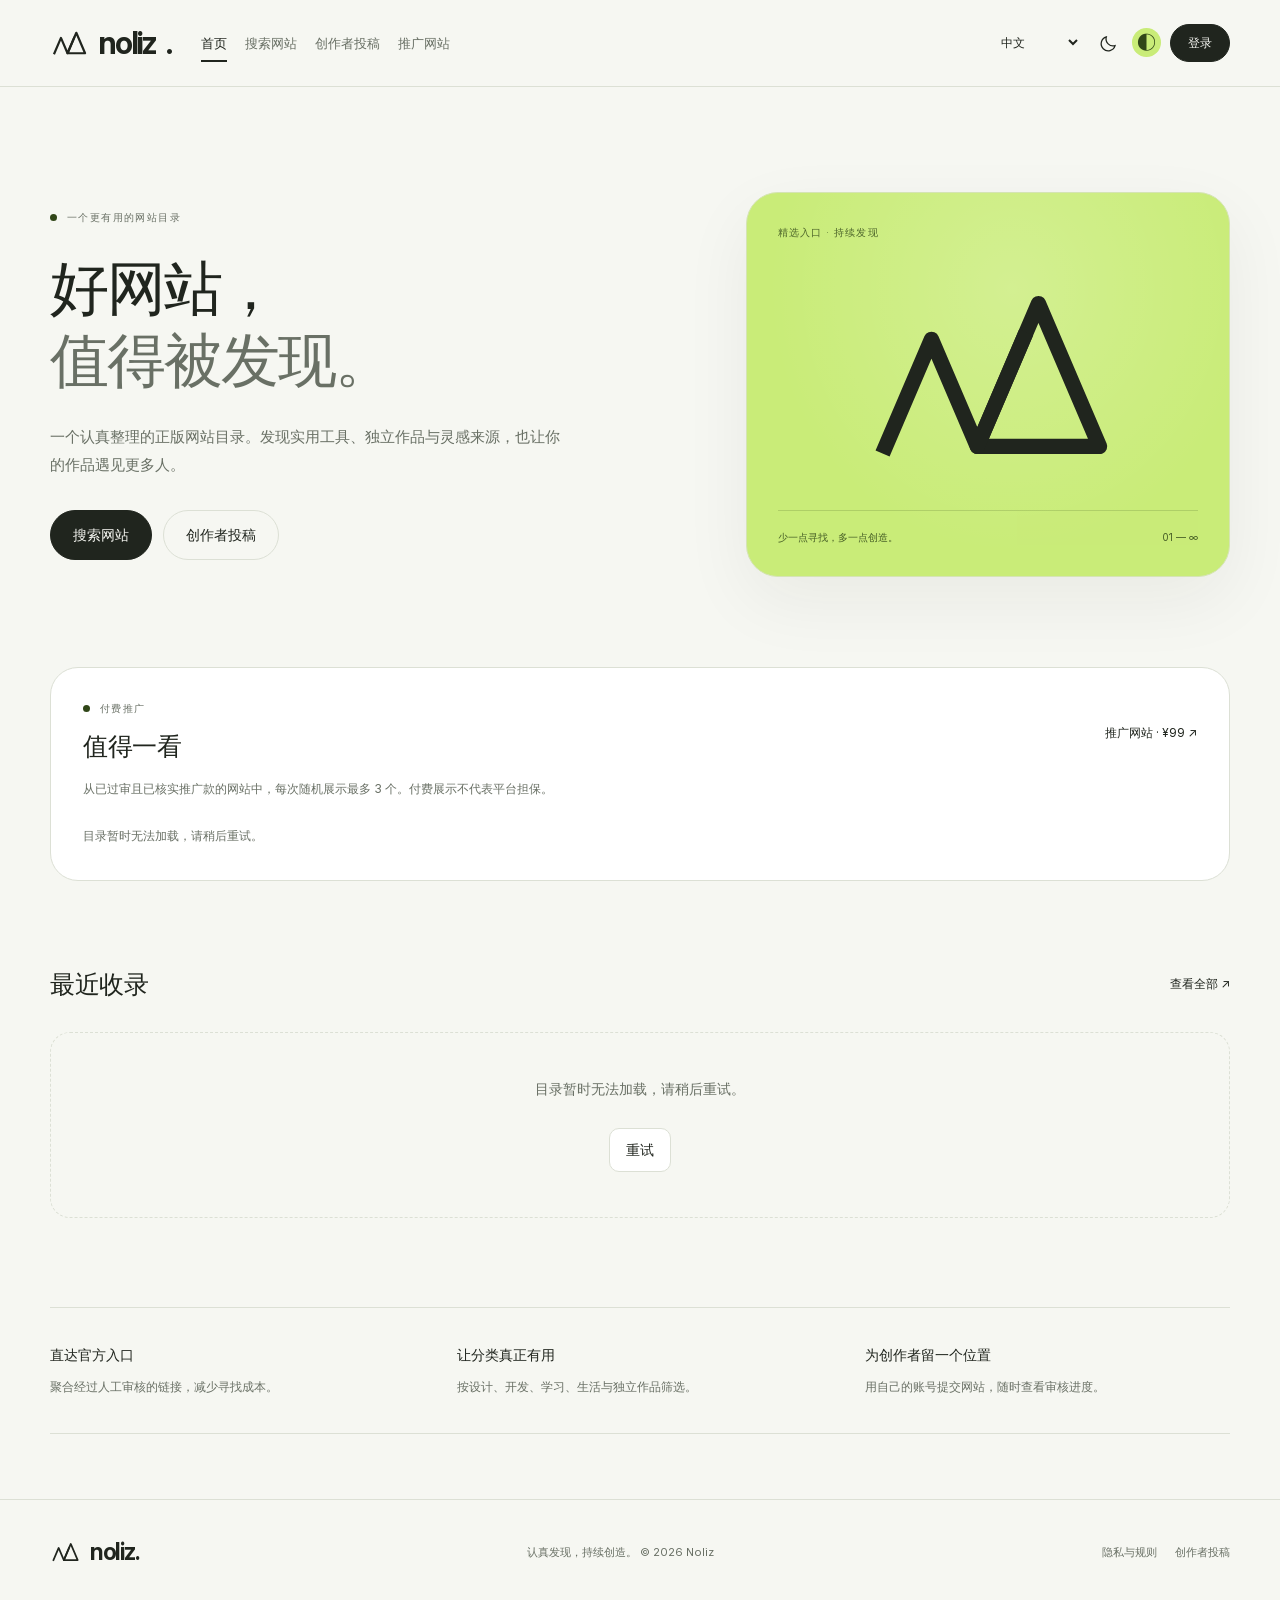
<file: index.html>
<!doctype html>
<html lang="zh-CN">
<head>
  <meta charset="utf-8">
  <meta name="viewport" content="width=device-width, initial-scale=1">
  <meta name="description" content="Noliz：认真整理的正版网站目录，发现实用工具、独立作品与灵感。">
  <meta name="theme-color" content="#f6f7f2">
  <meta http-equiv="Content-Security-Policy" content="default-src 'self'; script-src 'self'; style-src 'self' 'unsafe-inline'; img-src 'self' data:; connect-src 'self' https://irqxagydrxiwqamaaqoh.supabase.co; base-uri 'self'; form-action 'self'; object-src 'none'; frame-src 'none'">
  
  <title>Noliz — 好网站，值得被发现。</title>
  <script src="/assets/appearance.56ca9c23426c.js"></script>
  <link rel="preload" href="/assets/fonts/InterVariable.woff2" as="font" type="font/woff2" crossorigin>
  <link rel="stylesheet" href="/assets/noliz.d8a32e4d8e54.css">
  <link rel="icon" type="image/svg+xml" href="/assets/icon.svg?v=20261021-logo1">
  <script type="module" src="/assets/app.14369ae419a6.js"></script>
</head>
<body data-page="home">
  <div id="app"><main class="wrap"><section class="page-head"><h1>Noliz — 好网站，值得被发现。</h1></section><p>正在加载 / Loading / 読み込み中…</p></main></div>
  <noscript>请启用 JavaScript 使用目录、投稿与账号功能。Enable JavaScript to use Noliz. JavaScriptを有効にしてください。</noscript>
</body>
</html>
</file>
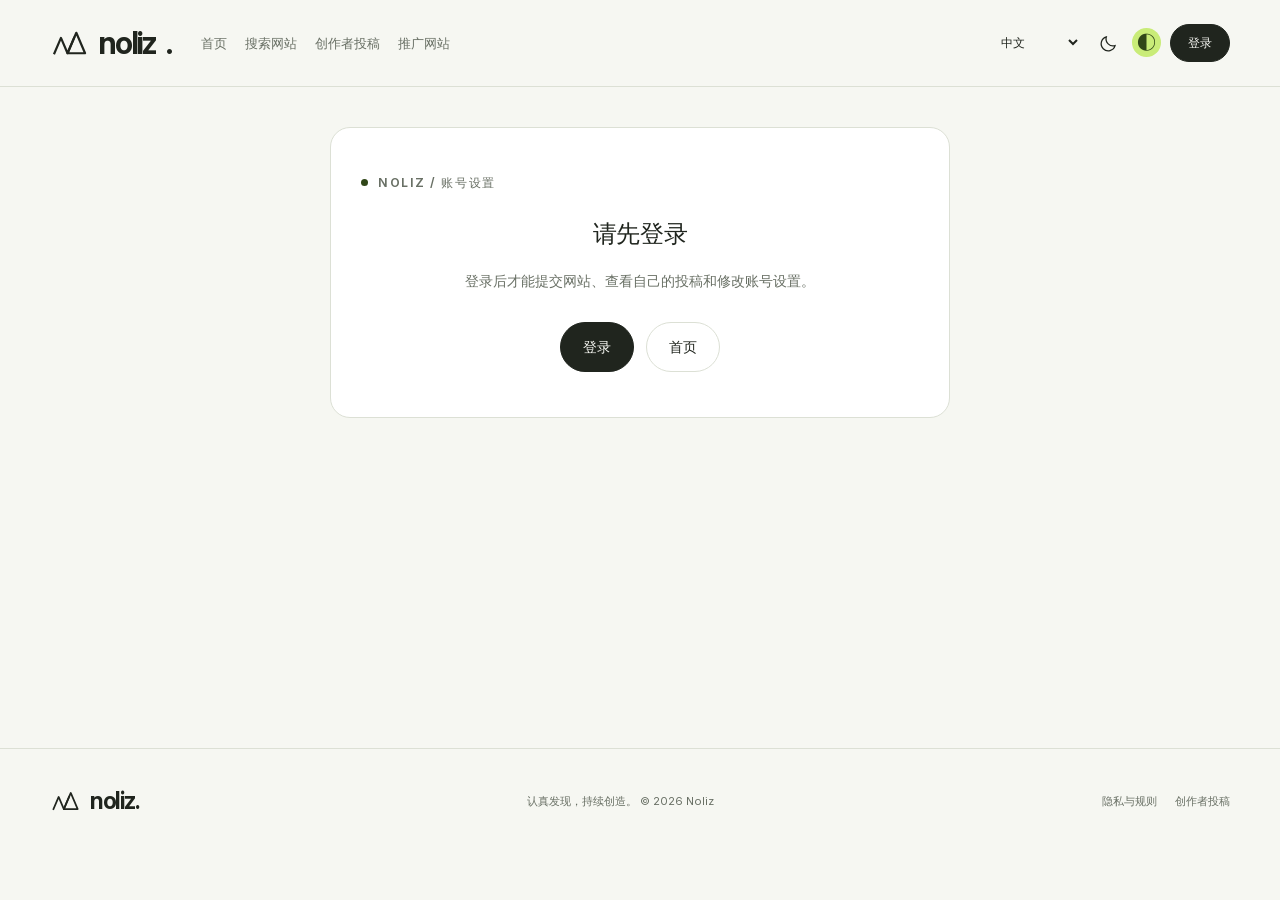
<file: account/index.html>
<!doctype html>
<html lang="zh-CN">
<head>
  <meta charset="utf-8">
  <meta name="viewport" content="width=device-width, initial-scale=1">
  <meta name="description" content="Noliz：认真整理的正版网站目录，发现实用工具、独立作品与灵感。">
  <meta name="theme-color" content="#f6f7f2">
  <meta http-equiv="Content-Security-Policy" content="default-src 'self'; script-src 'self'; style-src 'self' 'unsafe-inline'; img-src 'self' data:; connect-src 'self' https://irqxagydrxiwqamaaqoh.supabase.co; base-uri 'self'; form-action 'self'; object-src 'none'; frame-src 'none'">
  <meta name="robots" content="noindex, nofollow">
  <title>Noliz — 账号设置</title>
  <script src="/assets/appearance.56ca9c23426c.js"></script>
  <link rel="preload" href="/assets/fonts/InterVariable.woff2" as="font" type="font/woff2" crossorigin>
  <link rel="stylesheet" href="/assets/noliz.d8a32e4d8e54.css">
  <link rel="icon" type="image/svg+xml" href="/assets/icon.svg?v=20261021-logo1">
  <script type="module" src="/assets/app.14369ae419a6.js"></script>
</head>
<body data-page="account">
  <div id="app"><main class="wrap"><section class="page-head"><h1>Noliz — 账号设置</h1></section><p>正在加载 / Loading / 読み込み中…</p></main></div>
  <noscript>请启用 JavaScript 使用目录、投稿与账号功能。Enable JavaScript to use Noliz. JavaScriptを有効にしてください。</noscript>
</body>
</html>
</file>
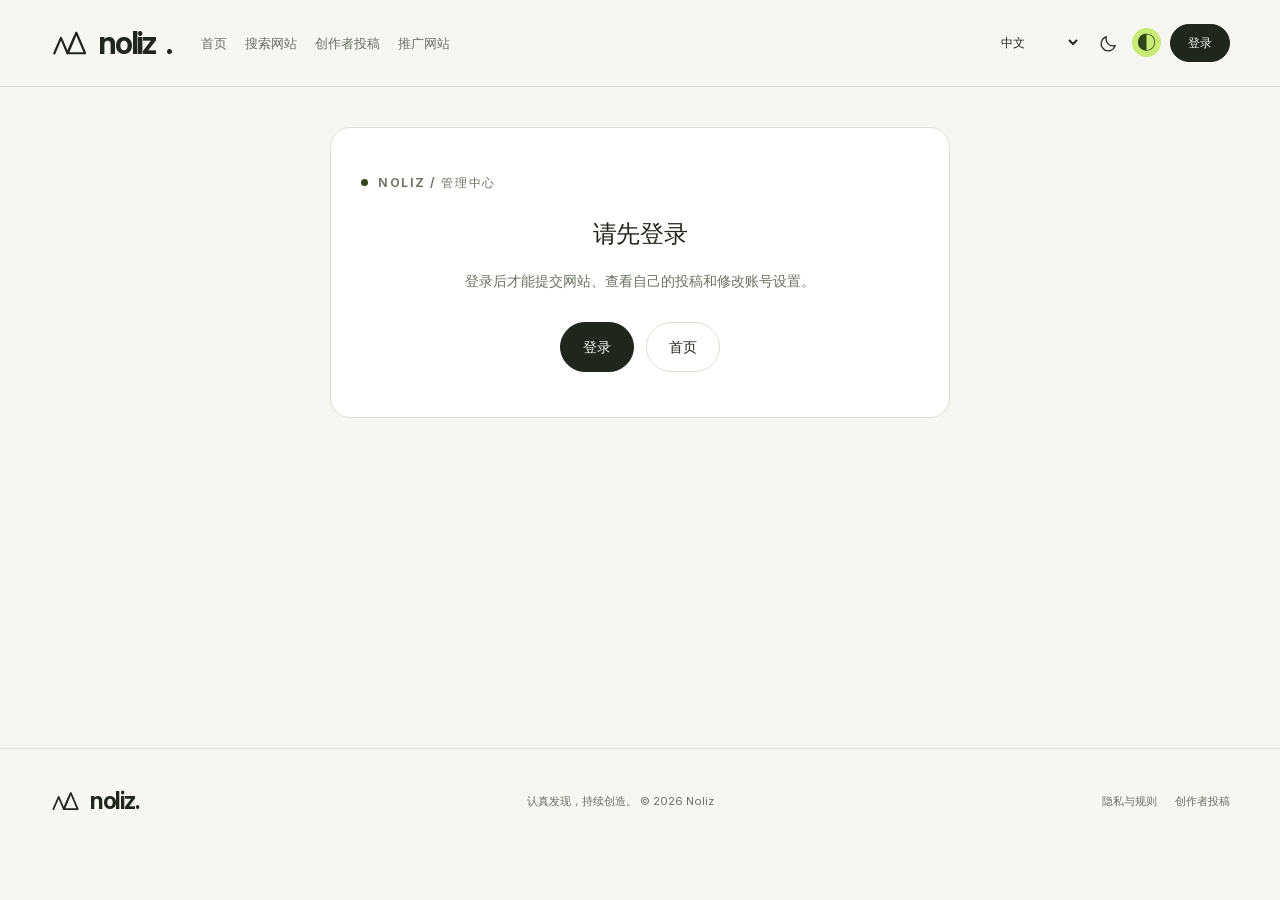
<file: admin/index.html>
<!doctype html>
<html lang="zh-CN">
<head>
  <meta charset="utf-8">
  <meta name="viewport" content="width=device-width, initial-scale=1">
  <meta name="description" content="Noliz：认真整理的正版网站目录，发现实用工具、独立作品与灵感。">
  <meta name="theme-color" content="#f6f7f2">
  <meta http-equiv="Content-Security-Policy" content="default-src 'self'; script-src 'self'; style-src 'self' 'unsafe-inline'; img-src 'self' data:; connect-src 'self' https://irqxagydrxiwqamaaqoh.supabase.co; base-uri 'self'; form-action 'self'; object-src 'none'; frame-src 'none'">
  <meta name="robots" content="noindex, nofollow">
  <title>Noliz — 管理中心</title>
  <script src="/assets/appearance.56ca9c23426c.js"></script>
  <link rel="preload" href="/assets/fonts/InterVariable.woff2" as="font" type="font/woff2" crossorigin>
  <link rel="stylesheet" href="/assets/noliz.d8a32e4d8e54.css">
  <link rel="icon" type="image/svg+xml" href="/assets/icon.svg?v=20261021-logo1">
  <script type="module" src="/assets/app.14369ae419a6.js"></script>
</head>
<body data-page="reviews">
  <div id="app"><main class="wrap"><section class="page-head"><h1>Noliz — 管理中心</h1></section><p>正在加载 / Loading / 読み込み中…</p></main></div>
  <noscript>请启用 JavaScript 使用目录、投稿与账号功能。Enable JavaScript to use Noliz. JavaScriptを有効にしてください。</noscript>
</body>
</html>
</file>
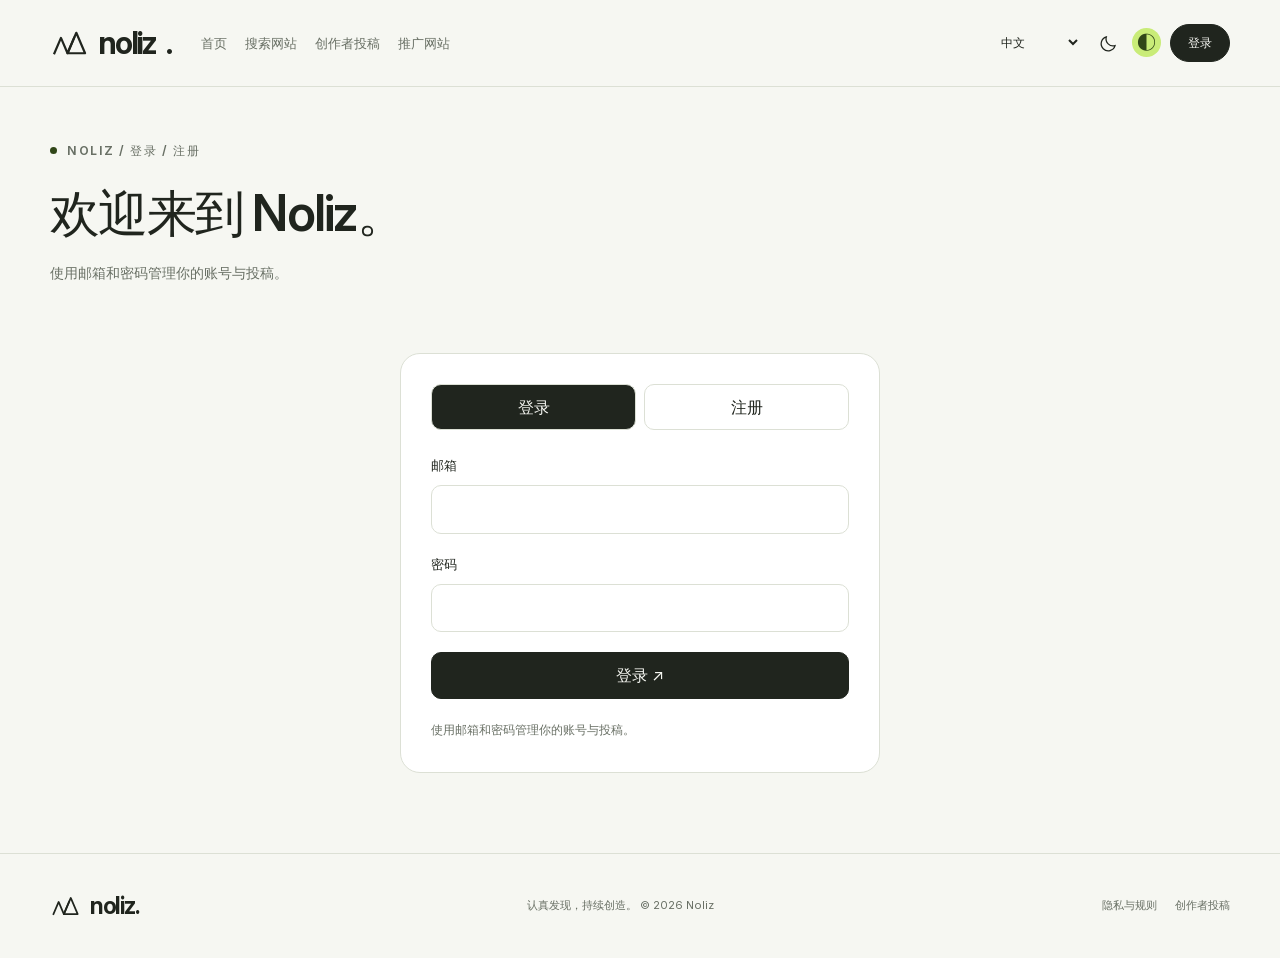
<file: login/index.html>
<!doctype html>
<html lang="zh-CN">
<head>
  <meta charset="utf-8">
  <meta name="viewport" content="width=device-width, initial-scale=1">
  <meta name="description" content="Noliz：认真整理的正版网站目录，发现实用工具、独立作品与灵感。">
  <meta name="theme-color" content="#f6f7f2">
  <meta http-equiv="Content-Security-Policy" content="default-src 'self'; script-src 'self'; style-src 'self' 'unsafe-inline'; img-src 'self' data:; connect-src 'self' https://irqxagydrxiwqamaaqoh.supabase.co; base-uri 'self'; form-action 'self'; object-src 'none'; frame-src 'none'">
  <meta name="robots" content="noindex, nofollow">
  <title>Noliz — 邮箱与密码登录</title>
  <script src="/assets/appearance.56ca9c23426c.js"></script>
  <link rel="preload" href="/assets/fonts/InterVariable.woff2" as="font" type="font/woff2" crossorigin>
  <link rel="stylesheet" href="/assets/noliz.d8a32e4d8e54.css">
  <link rel="icon" type="image/svg+xml" href="/assets/icon.svg?v=20261021-logo1">
  <script type="module" src="/assets/app.14369ae419a6.js"></script>
</head>
<body data-page="login">
  <div id="app"><main class="wrap"><section class="page-head"><h1>Noliz — 邮箱与密码登录</h1></section><p>正在加载 / Loading / 読み込み中…</p></main></div>
  <noscript>请启用 JavaScript 使用目录、投稿与账号功能。Enable JavaScript to use Noliz. JavaScriptを有効にしてください。</noscript>
</body>
</html>
</file>
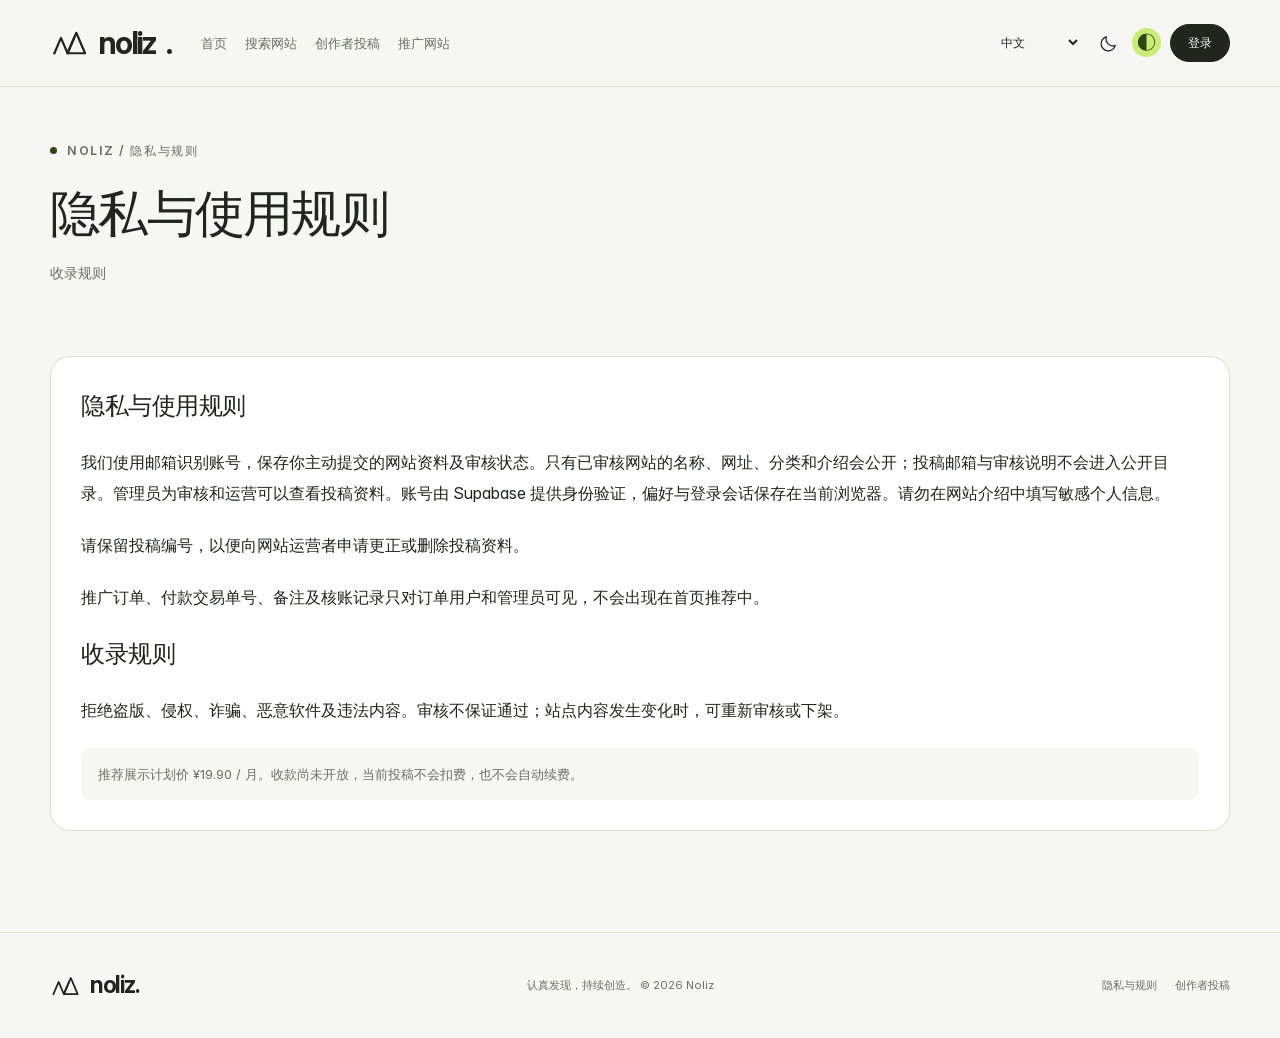
<file: privacy/index.html>
<!doctype html>
<html lang="zh-CN">
<head>
  <meta charset="utf-8">
  <meta name="viewport" content="width=device-width, initial-scale=1">
  <meta name="description" content="Noliz：认真整理的正版网站目录，发现实用工具、独立作品与灵感。">
  <meta name="theme-color" content="#f6f7f2">
  <meta http-equiv="Content-Security-Policy" content="default-src 'self'; script-src 'self'; style-src 'self' 'unsafe-inline'; img-src 'self' data:; connect-src 'self' https://irqxagydrxiwqamaaqoh.supabase.co; base-uri 'self'; form-action 'self'; object-src 'none'; frame-src 'none'">
  
  <title>Noliz — 隐私与使用规则</title>
  <script src="/assets/appearance.56ca9c23426c.js"></script>
  <link rel="preload" href="/assets/fonts/InterVariable.woff2" as="font" type="font/woff2" crossorigin>
  <link rel="stylesheet" href="/assets/noliz.d8a32e4d8e54.css">
  <link rel="icon" type="image/svg+xml" href="/assets/icon.svg?v=20261021-logo1">
  <script type="module" src="/assets/app.14369ae419a6.js"></script>
</head>
<body data-page="privacy">
  <div id="app"><main class="wrap"><section class="page-head"><h1>Noliz — 隐私与使用规则</h1></section><p>正在加载 / Loading / 読み込み中…</p></main></div>
  <noscript>请启用 JavaScript 使用目录、投稿与账号功能。Enable JavaScript to use Noliz. JavaScriptを有効にしてください。</noscript>
</body>
</html>
</file>
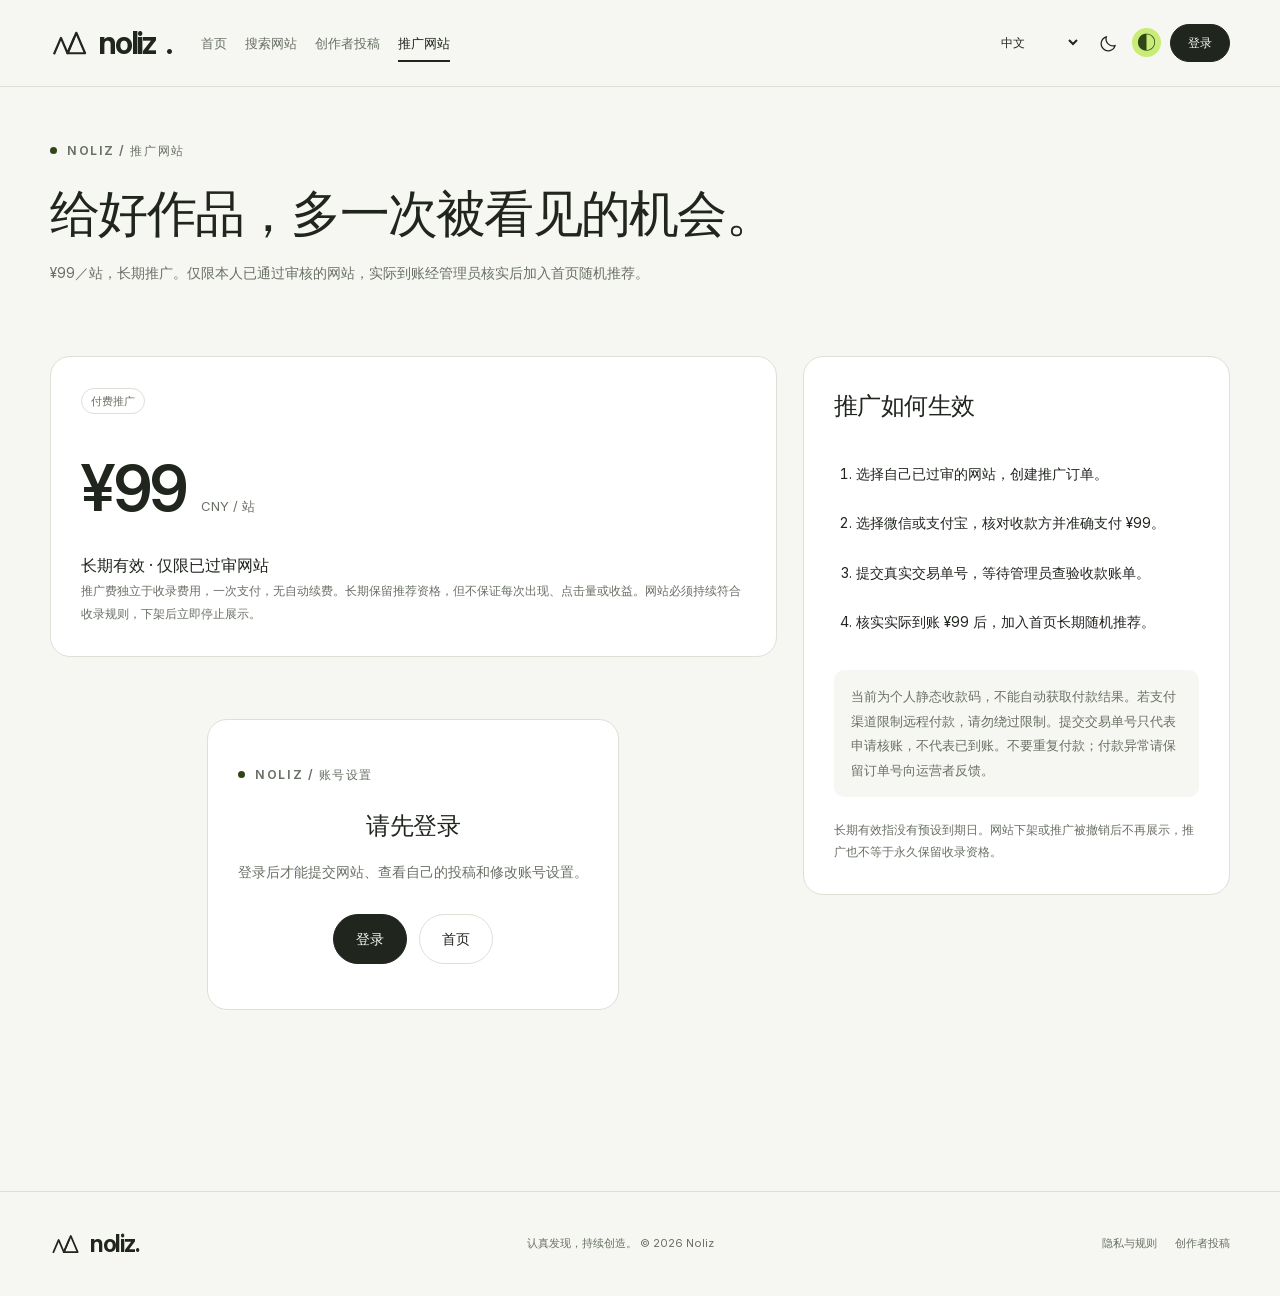
<file: promote/index.html>
<!doctype html>
<html lang="zh-CN"><head>
<meta charset="utf-8"><meta name="viewport" content="width=device-width,initial-scale=1">
<meta name="description" content="Noliz 网站推广：已过审网站，99元一次支付，人工核实到账后加入首页随机推荐。">
<meta name="theme-color" content="#f6f7f2">
<meta http-equiv="Content-Security-Policy" content="default-src 'self'; script-src 'self'; style-src 'self' 'unsafe-inline'; img-src 'self' data:; connect-src 'self' https://irqxagydrxiwqamaaqoh.supabase.co; base-uri 'self'; form-action 'self'; object-src 'none'; frame-src 'none'">
<title>Noliz — 推广网站</title>
<script src="/assets/appearance.56ca9c23426c.js"></script>
  <link rel="preload" href="/assets/fonts/InterVariable.woff2" as="font" type="font/woff2" crossorigin>
  <link rel="stylesheet" href="/assets/noliz.d8a32e4d8e54.css">
<link rel="icon" type="image/svg+xml" href="/assets/icon.svg">
<script type="module" src="/assets/app.14369ae419a6.js"></script>
</head><body data-page="promote"><div id="app"><main class="wrap"><h1>Noliz</h1><p>正在加载 / Loading / 読み込み中…</p></main></div><noscript>请启用 JavaScript。Enable JavaScript. JavaScriptを有効にしてください。</noscript></body></html>
</file>
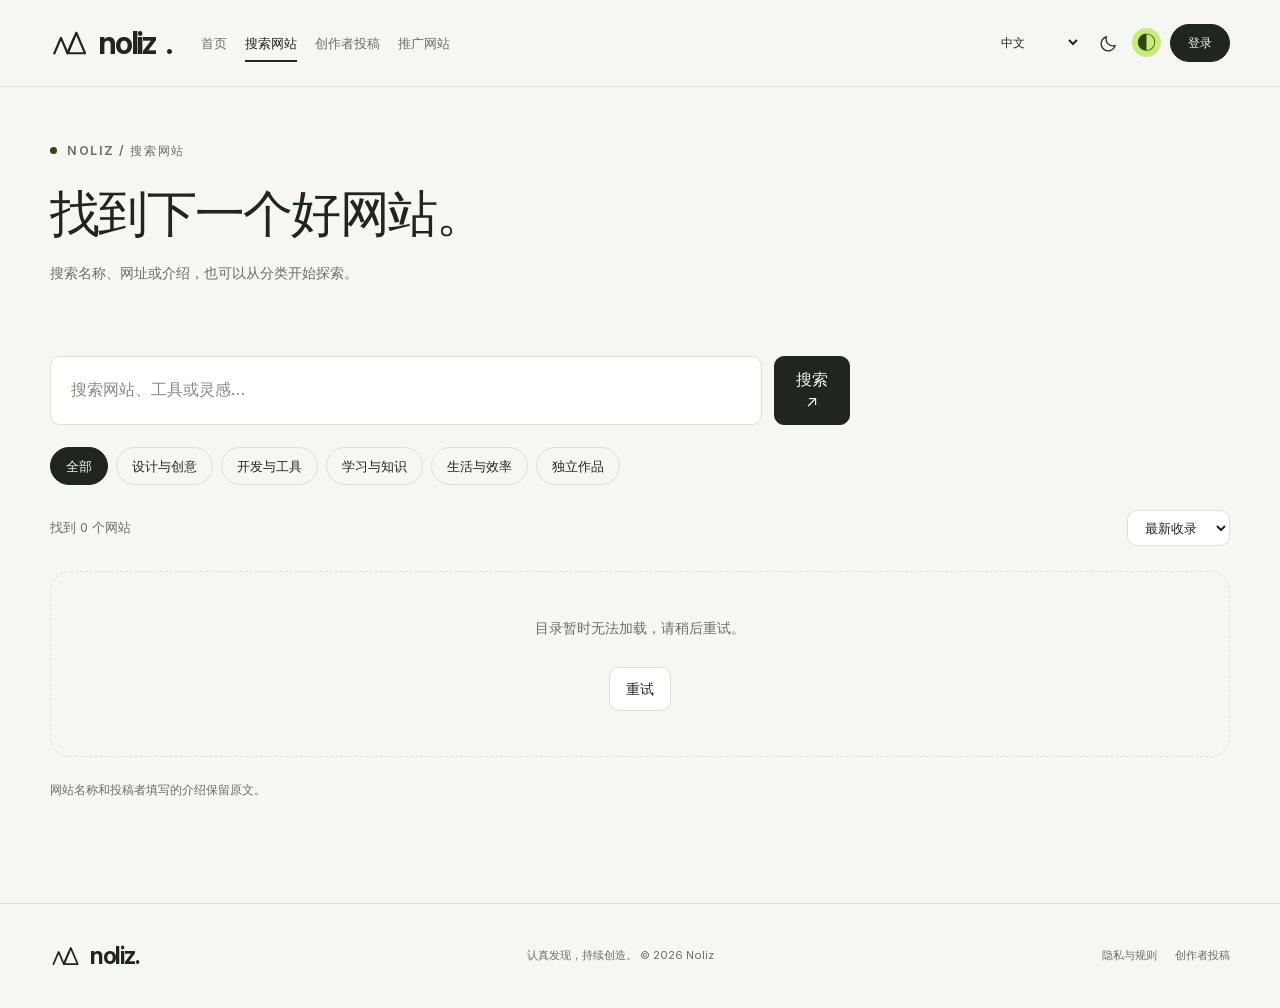
<file: search/index.html>
<!doctype html>
<html lang="zh-CN">
<head>
  <meta charset="utf-8">
  <meta name="viewport" content="width=device-width, initial-scale=1">
  <meta name="description" content="Noliz：认真整理的正版网站目录，发现实用工具、独立作品与灵感。">
  <meta name="theme-color" content="#f6f7f2">
  <meta http-equiv="Content-Security-Policy" content="default-src 'self'; script-src 'self'; style-src 'self' 'unsafe-inline'; img-src 'self' data:; connect-src 'self' https://irqxagydrxiwqamaaqoh.supabase.co; base-uri 'self'; form-action 'self'; object-src 'none'; frame-src 'none'">
  
  <title>Noliz — 搜索网站</title>
  <script src="/assets/appearance.56ca9c23426c.js"></script>
  <link rel="preload" href="/assets/fonts/InterVariable.woff2" as="font" type="font/woff2" crossorigin>
  <link rel="stylesheet" href="/assets/noliz.d8a32e4d8e54.css">
  <link rel="icon" type="image/svg+xml" href="/assets/icon.svg?v=20261021-logo1">
  <script type="module" src="/assets/app.14369ae419a6.js"></script>
</head>
<body data-page="search">
  <div id="app"><main class="wrap"><section class="page-head"><h1>Noliz — 搜索网站</h1></section><p>正在加载 / Loading / 読み込み中…</p></main></div>
  <noscript>请启用 JavaScript 使用目录、投稿与账号功能。Enable JavaScript to use Noliz. JavaScriptを有効にしてください。</noscript>
</body>
</html>
</file>
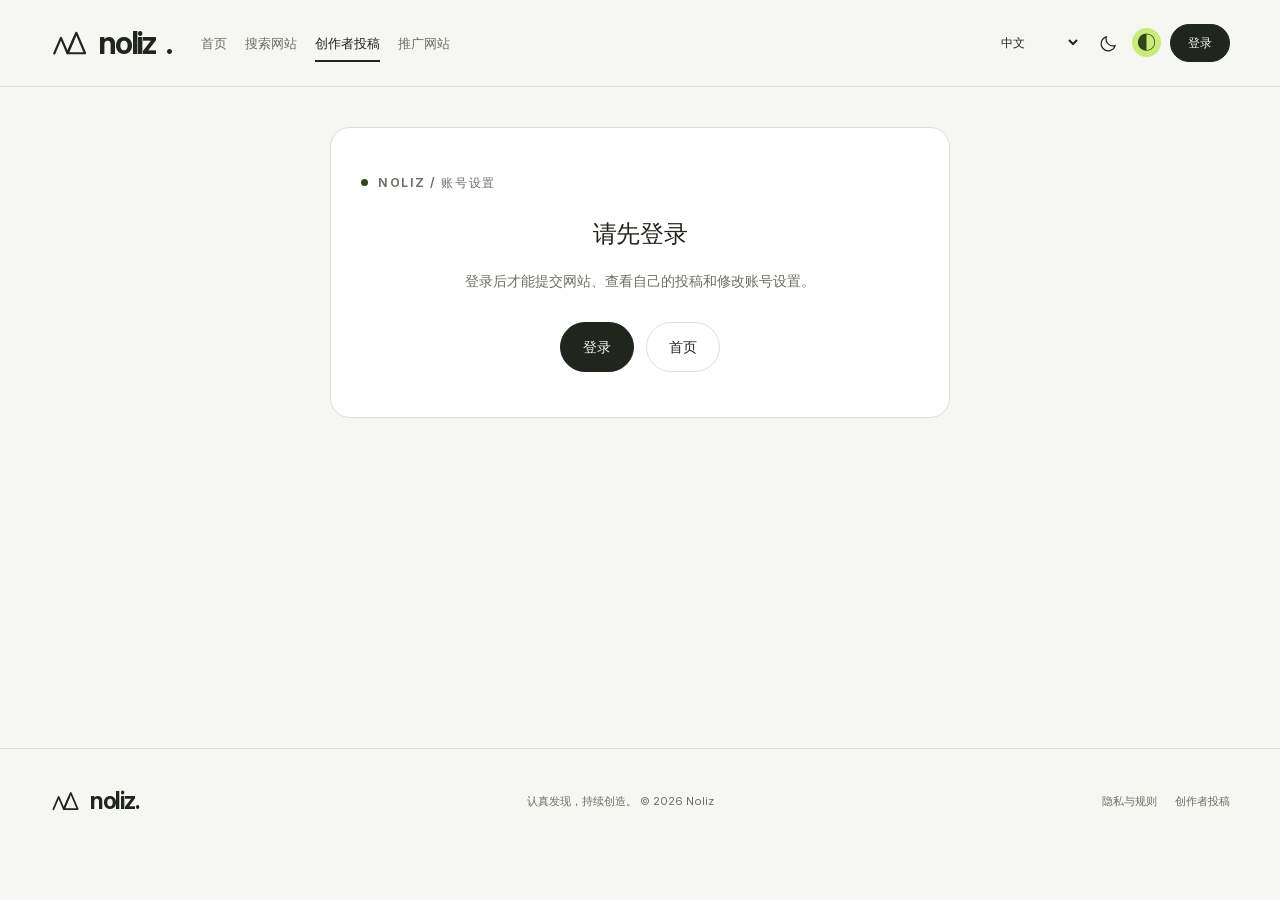
<file: submit/index.html>
<!doctype html>
<html lang="zh-CN">
<head>
  <meta charset="utf-8">
  <meta name="viewport" content="width=device-width, initial-scale=1">
  <meta name="description" content="Noliz：认真整理的正版网站目录，发现实用工具、独立作品与灵感。">
  <meta name="theme-color" content="#f6f7f2">
  <meta http-equiv="Content-Security-Policy" content="default-src 'self'; script-src 'self'; style-src 'self' 'unsafe-inline'; img-src 'self' data:; connect-src 'self' https://irqxagydrxiwqamaaqoh.supabase.co; base-uri 'self'; form-action 'self'; object-src 'none'; frame-src 'none'">
  
  <title>Noliz — 创作者投稿</title>
  <script src="/assets/appearance.56ca9c23426c.js"></script>
  <link rel="preload" href="/assets/fonts/InterVariable.woff2" as="font" type="font/woff2" crossorigin>
  <link rel="stylesheet" href="/assets/noliz.d8a32e4d8e54.css">
  <link rel="icon" type="image/svg+xml" href="/assets/icon.svg?v=20261021-logo1">
  <script type="module" src="/assets/app.14369ae419a6.js"></script>
</head>
<body data-page="submit">
  <div id="app"><main class="wrap"><section class="page-head"><h1>Noliz — 创作者投稿</h1></section><p>正在加载 / Loading / 読み込み中…</p></main></div>
  <noscript>请启用 JavaScript 使用目录、投稿与账号功能。Enable JavaScript to use Noliz. JavaScriptを有効にしてください。</noscript>
</body>
</html>
</file>
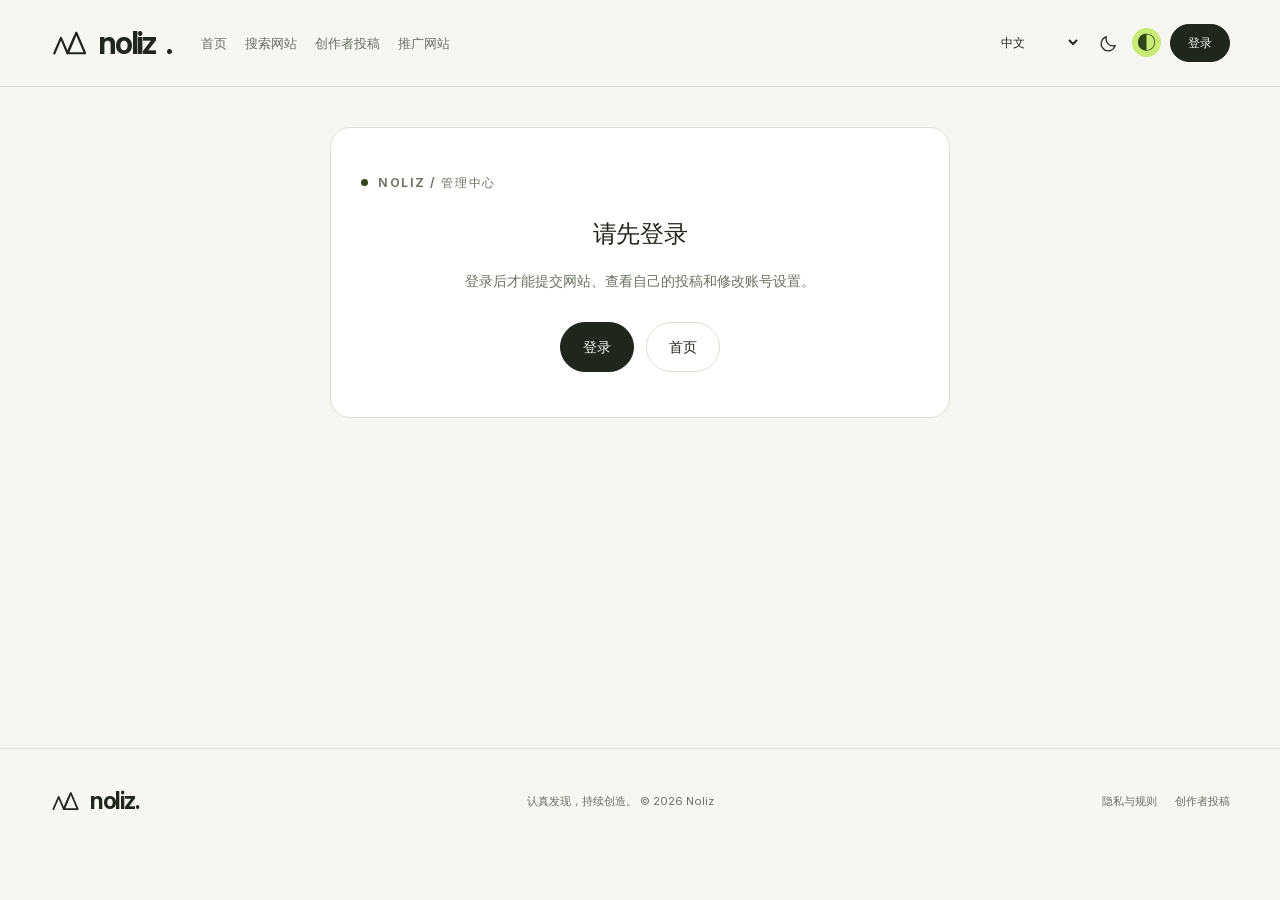
<file: admin/promotions/index.html>
<!doctype html>
<html lang="zh-CN"><head>
<meta charset="utf-8"><meta name="viewport" content="width=device-width,initial-scale=1">
<meta name="robots" content="noindex,nofollow"><meta name="theme-color" content="#f6f7f2">
<meta http-equiv="Content-Security-Policy" content="default-src 'self'; script-src 'self'; style-src 'self' 'unsafe-inline'; img-src 'self' data:; connect-src 'self' https://irqxagydrxiwqamaaqoh.supabase.co; base-uri 'self'; form-action 'self'; object-src 'none'; frame-src 'none'">
<title>Noliz — 推广核账</title>
<script src="/assets/appearance.56ca9c23426c.js"></script>
  <link rel="preload" href="/assets/fonts/InterVariable.woff2" as="font" type="font/woff2" crossorigin>
  <link rel="stylesheet" href="/assets/noliz.d8a32e4d8e54.css">
<link rel="icon" type="image/svg+xml" href="/assets/icon.svg">
<script type="module" src="/assets/app.14369ae419a6.js"></script>
</head><body data-page="payments"><div id="app"><main class="wrap"><h1>Noliz</h1><p>正在验证权限 / Checking access / 権限を確認中…</p></main></div><noscript>请启用 JavaScript。Enable JavaScript. JavaScriptを有効にしてください。</noscript></body></html>
</file>
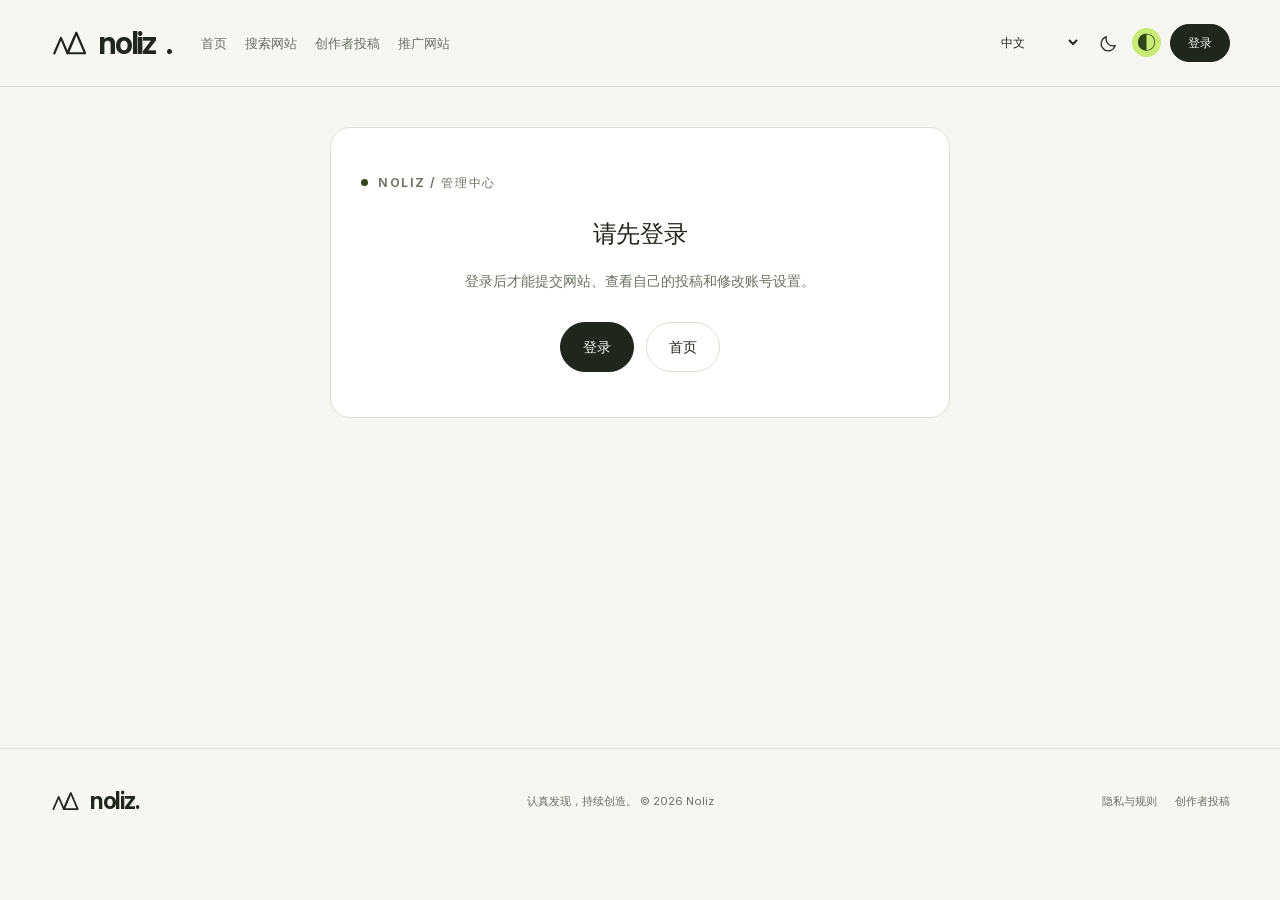
<file: admin/reviews/index.html>
<!doctype html>
<html lang="zh-CN">
<head>
  <meta charset="utf-8">
  <meta name="viewport" content="width=device-width, initial-scale=1">
  <meta name="description" content="Noliz：认真整理的正版网站目录，发现实用工具、独立作品与灵感。">
  <meta name="theme-color" content="#f6f7f2">
  <meta http-equiv="Content-Security-Policy" content="default-src 'self'; script-src 'self'; style-src 'self' 'unsafe-inline'; img-src 'self' data:; connect-src 'self' https://irqxagydrxiwqamaaqoh.supabase.co; base-uri 'self'; form-action 'self'; object-src 'none'; frame-src 'none'">
  <meta name="robots" content="noindex, nofollow">
  <title>Noliz — 审核申请</title>
  <script src="/assets/appearance.56ca9c23426c.js"></script>
  <link rel="preload" href="/assets/fonts/InterVariable.woff2" as="font" type="font/woff2" crossorigin>
  <link rel="stylesheet" href="/assets/noliz.d8a32e4d8e54.css">
  <link rel="icon" type="image/svg+xml" href="/assets/icon.svg?v=20261021-logo1">
  <script type="module" src="/assets/app.14369ae419a6.js"></script>
</head>
<body data-page="reviews">
  <div id="app"><main class="wrap"><section class="page-head"><h1>Noliz — 审核申请</h1></section><p>正在加载 / Loading / 読み込み中…</p></main></div>
  <noscript>请启用 JavaScript 使用目录、投稿与账号功能。Enable JavaScript to use Noliz. JavaScriptを有効にしてください。</noscript>
</body>
</html>
</file>
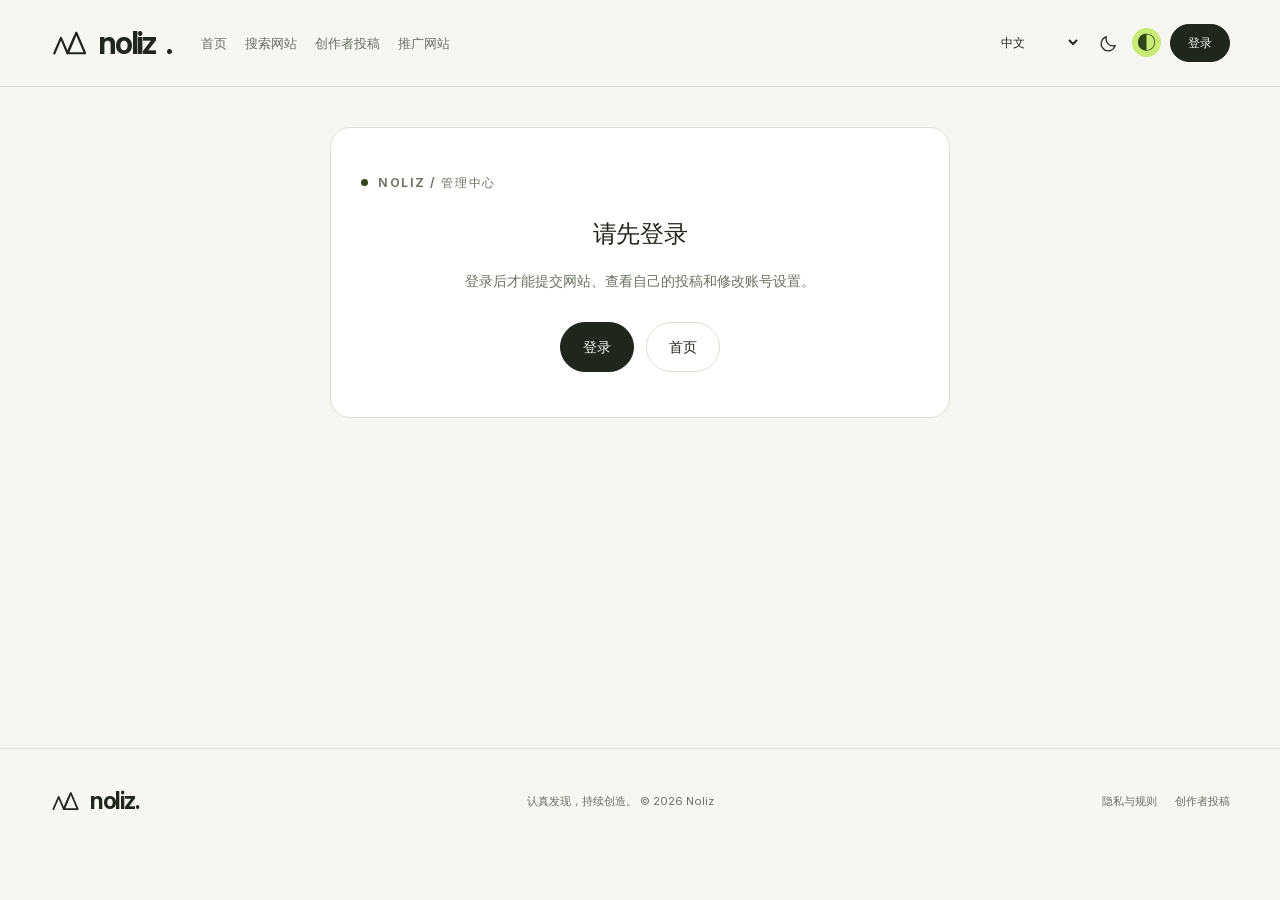
<file: admin/submissions/index.html>
<!doctype html>
<html lang="zh-CN">
<head>
  <meta charset="utf-8">
  <meta name="viewport" content="width=device-width, initial-scale=1">
  <meta name="description" content="Noliz：认真整理的正版网站目录，发现实用工具、独立作品与灵感。">
  <meta name="theme-color" content="#f6f7f2">
  <meta http-equiv="Content-Security-Policy" content="default-src 'self'; script-src 'self'; style-src 'self' 'unsafe-inline'; img-src 'self' data:; connect-src 'self' https://irqxagydrxiwqamaaqoh.supabase.co; base-uri 'self'; form-action 'self'; object-src 'none'; frame-src 'none'">
  <meta name="robots" content="noindex, nofollow">
  <title>Noliz — 全部投稿管理</title>
  <script src="/assets/appearance.56ca9c23426c.js"></script>
  <link rel="preload" href="/assets/fonts/InterVariable.woff2" as="font" type="font/woff2" crossorigin>
  <link rel="stylesheet" href="/assets/noliz.d8a32e4d8e54.css">
  <link rel="icon" type="image/svg+xml" href="/assets/icon.svg?v=20261021-logo1">
  <script type="module" src="/assets/app.14369ae419a6.js"></script>
</head>
<body data-page="manage">
  <div id="app"><main class="wrap"><section class="page-head"><h1>Noliz — 全部投稿管理</h1></section><p>正在加载 / Loading / 読み込み中…</p></main></div>
  <noscript>请启用 JavaScript 使用目录、投稿与账号功能。Enable JavaScript to use Noliz. JavaScriptを有効にしてください。</noscript>
</body>
</html>
</file>
<file: assets/noliz.d8a32e4d8e54.css>
:root{--bg:#f6f7f2;--paper:#fff;--text:#20251e;--muted:#697065;--line:#dce0d5;--accent:#c9ec78;--accent-dark:#304618;--radius:20px;font-family:Inter,-apple-system,BlinkMacSystemFont,'Segoe UI','Noto Sans',Arial,sans-serif;color:var(--text);background:var(--bg);font-synthesis:none}
:root[data-theme=blue]{--accent:#bbdff6;--accent-dark:#204964}:root[data-theme=violet]{--accent:#dfcdf6;--accent-dark:#513270}
*{box-sizing:border-box}body{margin:0}a{color:inherit;text-decoration:none}button,input,select,textarea{font:inherit}button,a,input,select,textarea{-webkit-tap-highlight-color:transparent}button{cursor:pointer}button:disabled{opacity:.5;cursor:wait}button,input,select,textarea{border:1px solid var(--line);border-radius:10px}input,select,textarea{background:var(--paper);color:var(--text);padding:13px 14px;max-width:100%;width:100%}input:focus,select:focus,textarea:focus{outline:2px solid var(--accent-dark);outline-offset:2px}textarea{resize:vertical;min-height:120px}button{padding:11px 16px;background:var(--paper);color:var(--text)}button:hover,a.button:hover{filter:brightness(.96)}:focus-visible{outline:3px solid var(--accent-dark);outline-offset:4px}[hidden]{display:none!important}h1,h2,h3,p{margin:0}h1{font-size:clamp(34px,5.5vw,70px);line-height:1.12;letter-spacing:-.045em;font-weight:550}h2{font-size:24px;letter-spacing:-.025em;font-weight:550}h3{font-size:19px;font-weight:600}p{line-height:1.8}small,.muted{color:var(--muted)}.wrap{width:min(1180px,calc(100% - 64px));margin:auto}.skip{position:fixed;top:-100px;background:var(--accent);padding:12px;z-index:99}.skip:focus{top:12px}
.site-header{border-bottom:1px solid var(--line);background:var(--bg)}.header-inner{display:flex;align-items:center;gap:30px;min-height:90px}.logo{font-size:31px;letter-spacing:-2px;font-weight:750;display:flex;gap:9px;align-items:center}.logo-mark{width:40px;height:32px;flex-shrink:0;display:block;color:var(--text)}.nav{display:flex;align-items:center;gap:25px;font-size:14px;flex:1}.nav a{padding:7px 0;color:var(--muted)}.nav a[aria-current=page]{color:var(--text);box-shadow:0 2px var(--text)}.header-actions{display:flex;align-items:center;gap:12px}.locale{width:102px;padding:9px;font-size:13px;background:transparent}.button{display:inline-flex;justify-content:center;align-items:center;gap:10px;padding:12px 18px;border-radius:10px;border:1px solid var(--line);font-size:14px;font-weight:550;line-height:1.4;background:var(--paper)}.primary{background:var(--text);color:white;border-color:var(--text)}.accent{background:var(--accent);color:var(--accent-dark);border-color:transparent}.ghost{background:transparent}.small{padding:8px 12px;font-size:13px}.eyebrow{font-size:12px;letter-spacing:.13em;text-transform:uppercase;font-weight:650;color:var(--muted);display:flex;align-items:center;gap:10px;margin-bottom:23px}.eyebrow:before{content:'';width:7px;height:7px;border-radius:50%;background:var(--accent-dark)}
main{min-height:65vh}.hero{padding:76px 0 60px;display:grid;grid-template-columns:1.4fr 1fr;gap:60px;align-items:center}.hero h1{max-width:710px}.hero .lead{margin-top:24px;max-width:580px;color:var(--muted);font-size:16px}.actions{display:flex;gap:12px;flex-wrap:wrap;margin-top:28px}.hero-art{position:relative;min-height:320px;background:var(--accent);border-radius:28px;padding:32px;overflow:hidden;display:flex;flex-direction:column;justify-content:space-between}.hero-art .art-label{font-size:11px;letter-spacing:.12em;color:var(--accent-dark)}.art-symbol{display:block;width:min(100%,250px);height:190px;align-self:center;color:var(--accent-dark)}.art-bottom{border-top:1px solid color-mix(in srgb,var(--accent-dark) 20%,transparent);padding-top:15px;display:flex;justify-content:space-between;gap:15px;font-size:12px;color:var(--accent-dark)}.section{padding:35px 0 65px}.section-head{display:flex;justify-content:space-between;gap:20px;align-items:center;margin-bottom:26px}.text-link{font-size:14px;display:inline-flex;gap:12px;align-items:center}.grid{display:grid;grid-template-columns:repeat(3,minmax(0,1fr));gap:18px}.site-card{background:var(--paper);border:1px solid var(--line);border-radius:var(--radius);padding:25px;display:flex;flex-direction:column;gap:18px;min-height:260px;transition:transform .2s}.site-card:hover{transform:translateY(-3px);border-color:var(--accent-dark)}.card-top{display:flex;justify-content:space-between;align-items:flex-start}.monogram{display:grid;place-items:center;width:43px;height:43px;background:var(--bg);border-radius:12px;font-size:22px;font-weight:650}.tag{font-size:11px;border:1px solid var(--line);padding:5px 9px;border-radius:30px;color:var(--muted)}.card-summary{font-size:14px;line-height:1.7;color:var(--muted);overflow-wrap:anywhere}.card-bottom{display:flex;justify-content:space-between;align-items:center;gap:15px;margin-top:auto;border-top:1px solid var(--line);padding-top:17px;font-size:12px;color:var(--muted)}.card-bottom span{overflow:hidden;text-overflow:ellipsis;white-space:nowrap}.card-bottom a{color:var(--text);white-space:nowrap}.intro-strip{border-top:1px solid var(--line);border-bottom:1px solid var(--line);display:grid;grid-template-columns:repeat(3,1fr);padding:27px 0;gap:30px;margin-bottom:55px}.intro-strip strong{font-size:14px}.intro-strip p{font-size:12px;margin-top:6px;color:var(--muted)}
.page-head{padding:54px 0 34px;display:flex;justify-content:space-between;gap:25px;align-items:flex-end}.page-head h1{font-size:clamp(32px,4.2vw,50px)}.page-head p{color:var(--muted);max-width:710px;margin-top:16px;font-size:14px}.search-bar{display:flex;gap:12px;max-width:800px}.search-bar input{padding:17px 20px}.filters{display:flex;flex-wrap:wrap;gap:8px;margin:22px 0}.chip{border-radius:30px;font-size:13px;padding:9px 15px;background:transparent}.chip.active{background:var(--text);color:white;border-color:var(--text)}.result-row{display:flex;align-items:center;justify-content:space-between;gap:20px;margin:25px 0;color:var(--muted);font-size:13px}.result-row select{width:auto;padding:8px 13px}.panel{background:var(--paper);border:1px solid var(--line);border-radius:var(--radius);padding:30px}.columns{display:grid;grid-template-columns:minmax(0,1.7fr) minmax(260px,1fr);gap:26px;align-items:start}.stack{display:flex;flex-direction:column;gap:22px}.form-grid{display:grid;grid-template-columns:1fr 1fr;gap:20px}.field{display:flex;flex-direction:column;gap:9px;font-size:13px;font-weight:550}.field small{font-weight:400;font-size:12px;line-height:1.7}.full{grid-column:1/-1}.check{display:flex;align-items:flex-start;gap:10px;font-size:13px;line-height:1.7;color:var(--muted)}.check input{width:17px;height:17px;margin-top:3px;flex-shrink:0}.note{padding:14px 17px;background:var(--bg);border-radius:10px;font-size:13px;line-height:1.8;color:var(--muted)}.steps{list-style:none;padding:0;margin:24px 0}.steps li{padding:16px 0;display:flex;gap:14px;border-bottom:1px solid var(--line)}.steps b{font-size:12px;color:var(--muted);padding-top:3px}.steps strong{font-size:14px}.steps p{font-size:12px;color:var(--muted);margin-top:5px}.captcha-row{display:flex;gap:12px;align-items:center;flex-wrap:wrap}.captcha-image{width:250px;height:80px;border:1px solid var(--line);border-radius:10px;background:var(--bg);object-fit:contain}.captcha-input{max-width:250px;letter-spacing:.2em}.message{font-size:13px;padding:12px 15px;border-radius:10px;background:var(--bg);line-height:1.7;overflow-wrap:anywhere}.message.error{color:#8c3028;background:#fff0ee}.message.success{color:#315522;background:#edf6e5}.empty{padding:45px 24px;text-align:center;border:1px dashed var(--line);border-radius:var(--radius);color:var(--muted);font-size:14px;grid-column:1/-1}.empty .actions{justify-content:center}.gate{max-width:620px;margin:40px auto 80px;text-align:center;padding:45px 30px}.gate h2{margin-bottom:14px}.gate p{font-size:14px;color:var(--muted)}.gate .actions{justify-content:center}.tabs{display:flex;gap:8px;margin-bottom:25px}.tabs button{flex:1;background:transparent}.tabs .active{background:var(--text);color:white}.auth{max-width:480px;margin:32px auto 80px}.auth form{display:flex;flex-direction:column;gap:20px}.account-title{display:flex;gap:15px;align-items:center;border-bottom:1px solid var(--line);padding-bottom:24px;margin-bottom:24px}.account-title .monogram{background:var(--accent);width:52px;height:52px}.account-title p{font-size:12px;color:var(--muted);overflow-wrap:anywhere}.palette{display:flex;gap:12px}.swatch{width:40px;height:40px;border:4px solid var(--paper);outline:1px solid var(--line);border-radius:50%;padding:0}.swatch.active{outline:2px solid var(--text)}.swatch[data-color=green]{background:#c9ec78}.swatch[data-color=blue]{background:#bbdff6}.swatch[data-color=violet]{background:#dfcdf6}
.admin-nav{display:flex;flex-wrap:wrap;gap:10px;margin-bottom:25px}.admin-nav a[aria-current=page]{background:var(--text);color:white}.stats{display:grid;grid-template-columns:repeat(3,1fr);gap:14px;margin-bottom:25px}.stat{padding:20px;background:var(--paper);border:1px solid var(--line);border-radius:14px}.stat b{font-size:29px;display:block}.stat span{font-size:12px;color:var(--muted)}.record{background:var(--paper);border:1px solid var(--line);border-radius:var(--radius);padding:24px;margin-bottom:16px}.record-head{display:flex;justify-content:space-between;align-items:center;gap:15px;margin-bottom:16px}.record-meta{font-size:12px;color:var(--muted);display:flex;gap:12px;flex-wrap:wrap;margin:14px 0;overflow-wrap:anywhere}.record details{border-top:1px solid var(--line);padding-top:15px;margin-top:18px}.record summary{cursor:pointer;font-size:13px}.record .form-grid{margin-top:20px}.status{font-size:11px;border-radius:30px;padding:5px 10px;background:var(--bg)}.status.approved{background:#eaf4df;color:#35551f}.status.pending{background:#fff2d3;color:#715419}.status.rejected{background:#fae9e7;color:#87382f}.pagination{display:flex;justify-content:center;align-items:center;gap:15px;margin-top:28px;font-size:13px}.site-footer{border-top:1px solid var(--line);padding:30px 0;margin-top:20px}.footer-inner{display:flex;align-items:center;justify-content:space-between;gap:20px;font-size:12px;color:var(--muted)}.footer-inner .logo{font-size:23px;color:var(--text)}.footer-inner .logo-mark{width:30px;height:24px}.footer-links{display:flex;gap:18px}.price{font-size:34px;margin:20px 0 10px}.price small{font-size:13px}.legal{font-size:12px;color:var(--muted);line-height:1.8}.loading{opacity:.7}.loading:after{content:'…'}
@media(max-width:900px){.header-inner{gap:20px;flex-wrap:wrap;padding:20px 0}.nav{order:3;flex-basis:100%;gap:22px}.header-actions{margin-left:auto}.hero{gap:30px}.hero-art{min-height:280px}.grid{grid-template-columns:repeat(2,minmax(0,1fr))}.columns{grid-template-columns:1fr}.intro-strip{gap:18px}.hero h1{font-size:49px}}
@media(max-width:600px){.wrap{width:calc(100% - 36px)}.header-inner{gap:12px;min-height:auto}.logo{font-size:28px}.nav{gap:21px;overflow:auto;font-size:13px;white-space:nowrap}.header-actions{gap:7px}.header-actions .button{padding:9px 11px;font-size:12px}.locale{width:86px;font-size:12px}.hero{padding:46px 0 30px;grid-template-columns:1fr;gap:32px}.hero h1{font-size:45px}.hero-art{min-height:225px;padding:25px}.art-symbol{width:190px;height:145px}.hero .lead{font-size:14px}.grid{grid-template-columns:1fr}.section{padding:25px 0 40px}.intro-strip{grid-template-columns:1fr;padding:25px 0;gap:20px}.page-head{padding:38px 0 26px;display:block}.page-head .button{margin-top:18px}.form-grid{grid-template-columns:1fr}.full{grid-column:auto}.panel{padding:22px}.page-head h1{font-size:34px}.footer-inner{align-items:flex-start;flex-direction:column}.record{padding:20px}.record-head{align-items:flex-start}.stats{gap:8px}.stat{padding:15px}.search-bar{gap:8px}.search-bar button{padding:10px 14px}.section-head h2{font-size:22px}}
.card-brand{display:block;width:36px;height:28px;color:var(--text)}
.theme-toggle{border-radius:50%;width:30px;height:30px;min-width:30px;padding:0;background:var(--accent);color:var(--accent-dark);font-size:21px;line-height:1}
@media(prefers-reduced-motion:reduce){*{scroll-behavior:auto!important;transition:none!important}}

/* Typography, color modes and motion. Kept separate from application layouts. */
@font-face{font-family:'Noliz Sans';src:url('/assets/fonts/InterVariable.woff2') format('woff2');font-style:normal;font-weight:100 900;font-display:swap}
:root{--accent-ink:#304618;--hero-surface:var(--accent);--hero-ink:var(--accent-dark);--header-surface:rgba(246,247,242,.82);--shadow:0 24px 70px rgba(28,35,23,.06);font-family:'Noliz Sans',-apple-system,BlinkMacSystemFont,'Segoe UI Variable Text','Segoe UI',sans-serif;font-optical-sizing:auto;font-feature-settings:'liga' 1,'calt' 1,'cv11' 1;line-height:1.6;-webkit-font-smoothing:antialiased;text-rendering:optimizeLegibility;color-scheme:light}
:root:lang(zh){font-family:'Noliz Sans','PingFang SC','Hiragino Sans GB','Microsoft YaHei UI','Microsoft YaHei','Noto Sans SC',sans-serif}
:root:lang(ja){font-family:'Noliz Sans','Hiragino Sans','Hiragino Kaku Gothic ProN','Yu Gothic UI','Yu Gothic','Noto Sans JP',sans-serif}
:root[data-theme=blue]{--accent-ink:#204964}:root[data-theme=violet]{--accent-ink:#513270}
:root[data-appearance=dark]{--bg:#101210;--paper:#191c19;--text:#f1f4ed;--muted:#a3aba0;--line:#30362f;--accent:#c9ec78;--accent-dark:#d4efb4;--accent-ink:#233615;--hero-surface:#192115;--hero-ink:#d4efb4;--header-surface:rgba(16,18,16,.82);--shadow:0 30px 80px rgba(0,0,0,.24);color-scheme:dark}
:root[data-appearance=dark][data-theme=blue]{--accent:#bbdff6;--accent-dark:#c6e4fa;--accent-ink:#1b4059;--hero-surface:#141e27;--hero-ink:#c6e4fa}
:root[data-appearance=dark][data-theme=violet]{--accent:#dfcdf6;--accent-dark:#e4d6fa;--accent-ink:#47305e;--hero-surface:#211a2a;--hero-ink:#e4d6fa}
body{background:var(--bg);transition:background-color .35s ease,color .35s ease}button,input,select,textarea{font-feature-settings:inherit}button{line-height:1.4}p{font-weight:400}h1,h2,h3{font-weight:580}h1,h2{text-wrap:balance}h1{letter-spacing:-.055em}h2{letter-spacing:-.035em}:lang(zh) h1,:lang(ja) h1{letter-spacing:-.035em;line-height:1.22;font-weight:600}:lang(zh) h2,:lang(ja) h2{letter-spacing:-.02em}:lang(zh) p,:lang(ja) p{line-height:1.9}
.logo{font-weight:680;letter-spacing:-.065em;gap:10px}.logo-mark{width:38px;height:30px}.site-header{position:sticky;top:0;z-index:30;background:var(--header-surface);-webkit-backdrop-filter:blur(22px) saturate(1.5);backdrop-filter:blur(22px) saturate(1.5)}.header-inner{min-height:86px}.nav{font-size:13px;gap:24px;font-weight:500}.nav a{transition:color .2s ease}.header-actions{gap:9px}.header-actions .locale{border-color:transparent;width:94px;padding:8px;font-size:12px}.header-actions .button{font-size:12px;border-radius:30px;padding:10px 17px}.appearance-toggle{display:grid;place-items:center;border-color:transparent;background:transparent;width:32px;height:32px;padding:6px;border-radius:50%;flex-shrink:0;color:var(--text)}.appearance-toggle svg{width:20px;height:20px}.appearance-toggle:hover{background:var(--paper)}.theme-toggle{width:29px;min-width:29px;height:29px;background:var(--accent);color:var(--accent-ink);font-size:19px;border-color:transparent}.account-icon{display:none;width:17px;height:17px}.appearance-setting{margin-bottom:22px}
.primary,.chip.active,.tabs .active,.admin-nav a[aria-current=page]{background:var(--text);color:var(--bg)}.accent{color:var(--accent-ink)}.button{border-radius:30px;padding:14px 22px;transition:transform .3s cubic-bezier(.2,.8,.2,1),box-shadow .3s ease,background-color .3s ease}.button:active{transform:scale(.975)}.button.primary:hover{box-shadow:0 9px 26px color-mix(in srgb,var(--text) 13%,transparent)}input::placeholder,textarea::placeholder{color:var(--muted);opacity:.8}.field{font-weight:500}
.hero{padding:90px 0 75px;gap:56px;grid-template-columns:1.32fr 1fr;align-items:center;perspective:1200px}.hero-title{font-size:clamp(42px,5.4vw,68px);line-height:1.08;font-weight:580}.hero-title span{display:block}.hero-title span:last-child{color:var(--muted)}:lang(zh) .hero-title{font-size:clamp(39px,4.6vw,60px);line-height:1.23;letter-spacing:-.035em}:lang(ja) .hero-title{font-size:clamp(36px,4.5vw,58px);line-height:1.28;letter-spacing:-.04em}.hero .eyebrow{font-size:10px;letter-spacing:.14em;margin-bottom:27px}.hero .lead{font-size:15px;max-width:510px;margin-top:26px;line-height:1.85}.hero .actions{margin-top:32px;gap:11px}.hero-art{min-height:355px;border-radius:32px;padding:31px;background:var(--hero-surface);border:1px solid color-mix(in srgb,var(--accent) 36%,var(--line));box-shadow:var(--shadow);isolation:isolate;transform:perspective(1000px) rotateX(var(--tilt-x,0deg)) rotateY(var(--tilt-y,0deg));transition:transform .7s cubic-bezier(.2,.7,.2,1),box-shadow .7s ease}.hero-art:before{content:'';position:absolute;inset:0;border-radius:inherit;background:radial-gradient(ellipse at var(--light-x,55%) var(--light-y,25%),rgba(255,255,255,.19),transparent 65%);pointer-events:none;z-index:-1}.hero-art .art-label{font-size:10px;letter-spacing:.11em;color:var(--hero-ink);opacity:.8}.art-symbol{width:235px;height:182px;object-fit:contain;transform:translate3d(0,var(--scroll-shift,0px),0);transition:filter .35s ease;will-change:transform}.art-bottom{font-size:10px;color:var(--hero-ink);border-color:color-mix(in srgb,var(--hero-ink) 20%,transparent);padding-top:18px;opacity:.85}.section-head{margin-bottom:28px}.section-head h2{font-size:25px}.text-link{font-size:12px}.site-card{border-radius:24px;padding:27px;min-height:276px;box-shadow:0 3px 14px rgba(20,25,18,.015);transition:transform .55s cubic-bezier(.2,.8,.2,1),border-color .3s ease,box-shadow .55s ease}.site-card:hover{transform:translateY(-6px);box-shadow:var(--shadow);border-color:color-mix(in srgb,var(--accent-dark) 45%,var(--line))}.site-card h3{font-size:20px;letter-spacing:-.025em;font-weight:570}.card-summary{font-size:13px}.card-bottom{font-size:11px}.intro-strip{margin-top:24px;margin-bottom:65px;padding:34px 0;gap:42px}.intro-strip strong{font-weight:570}.intro-strip p{font-size:12px;max-width:31ch;margin-top:9px}.panel,.record,.stat{transition:background-color .35s ease,border-color .35s ease}.site-footer{margin-top:36px;padding:34px 0}.footer-inner{font-size:11px}
:root[data-appearance=dark] .hero-art:before{background:radial-gradient(ellipse at var(--light-x,55%) var(--light-y,15%),color-mix(in srgb,var(--accent) 12%,transparent),transparent 65%)}:root[data-appearance=dark] .art-symbol{filter:invert(1)}:root[data-appearance=dark] button:hover,:root[data-appearance=dark] a.button:hover{filter:brightness(1.08)}:root[data-appearance=dark] .message.error{background:#341d1c;color:#ffc3b9}:root[data-appearance=dark] .message.success{background:#1e2c19;color:#d0e8be}:root[data-appearance=dark] .status.approved{background:#1e3019;color:#cae7b5}:root[data-appearance=dark] .status.pending{background:#332b19;color:#f1d89e}:root[data-appearance=dark] .status.rejected{background:#351e1e;color:#f4bbb6}
/* Initial hero sequence; subsequent data refreshes do not replay it. */
@keyframes soft-rise{from{opacity:0;transform:translate3d(0,14px,0)}to{opacity:1;transform:translate3d(0,0,0)}}
@keyframes scene-arrive{from{opacity:0;transform:perspective(1000px) translate3d(0,28px,0) rotateX(5deg) scale(.97)}to{opacity:1;transform:perspective(1000px) translate3d(0,0,0) rotateX(0deg) scale(1)}}
.entering .hero .eyebrow{animation:soft-rise .8s cubic-bezier(.22,1,.36,1) .06s backwards}.entering .hero-title span:first-child{animation:soft-rise .95s cubic-bezier(.22,1,.36,1) .13s backwards}.entering .hero-title span:last-child{animation:soft-rise .95s cubic-bezier(.22,1,.36,1) .24s backwards}.entering .hero .lead{animation:soft-rise .95s cubic-bezier(.22,1,.36,1) .34s backwards}.entering .hero .actions{animation:soft-rise .95s cubic-bezier(.22,1,.36,1) .43s backwards}.entering .hero-art{animation:scene-arrive 1.15s cubic-bezier(.22,1,.36,1) .2s backwards}
.reveal-ready{opacity:0;transform:translate3d(0,22px,0);transition:opacity .85s cubic-bezier(.22,1,.36,1) var(--reveal-delay,0ms),transform .85s cubic-bezier(.22,1,.36,1) var(--reveal-delay,0ms)}.reveal-ready.is-visible{opacity:1;transform:translate3d(0,0,0)}.site-card.reveal-ready.is-visible:hover{transform:translate3d(0,-6px,0)}
@media(min-width:1280px){.hero{padding:105px 0 90px}.hero-art{min-height:385px}.art-symbol{width:265px;height:204px}}
@media(max-width:1050px){.header-inner{gap:20px}.nav{gap:18px}.hero{gap:40px}.hero-title{font-size:clamp(42px,5vw,60px)}:lang(zh) .hero-title{font-size:48px}:lang(ja) .hero-title{font-size:45px}.hero-art{min-height:325px}}
@media(max-width:900px){.header-inner{padding:17px 0;min-height:auto}.nav{gap:24px}.hero{padding:62px 0 55px;gap:30px;grid-template-columns:1.2fr 1fr}.hero-title{font-size:45px}:lang(zh) .hero-title{font-size:42px}:lang(ja) .hero-title{font-size:39px}.hero-art{padding:25px;min-height:305px}.art-symbol{width:190px;height:147px}.hero .lead{font-size:13px}.hero .actions .button{padding:13px 17px;font-size:12px}}
@media(max-width:680px){.hero{grid-template-columns:1fr;padding:49px 0 44px;gap:36px}.hero-title{font-size:clamp(42px,7.5vw,58px)}:lang(zh) .hero-title{font-size:clamp(39px,7.5vw,49px)}:lang(ja) .hero-title{font-size:clamp(36px,7vw,46px)}.hero .lead{font-size:14px;max-width:39ch}.hero-art{min-height:300px;max-width:100%;padding:26px}.art-symbol{width:225px;height:173px}.hero .actions{margin-top:26px}.hero .eyebrow{margin-bottom:22px}.section{padding-bottom:40px}.intro-strip{gap:22px;padding:28px 0;margin-top:8px}.header-inner{gap:14px}.logo{font-size:27px;gap:7px}.logo-mark{width:31px;height:26px}.header-actions{gap:5px}.header-actions .locale{width:78px;padding:7px 3px}.header-actions .button{font-size:11px;padding:9px 12px}.appearance-toggle{width:29px;height:29px;padding:5px}.theme-toggle{width:26px;min-width:26px;height:26px}.nav{font-size:12px;gap:23px}.intro-strip p{max-width:45ch}.footer-inner{gap:19px}}
@media(max-width:400px){.header-actions .auth-link{padding:7px;width:30px;height:30px}.auth-link .account-icon{display:block}.auth-link span{display:none}.header-actions .locale{width:74px}.header-inner{gap:10px}.header-actions{gap:4px}.logo{font-size:25px}.logo-mark{width:29px;height:24px}.hero-title{font-size:40px}:lang(zh) .hero-title{font-size:38px}:lang(ja) .hero-title{font-size:35px}}
@media(prefers-reduced-motion:reduce){*,*:before,*:after{animation:none!important;transition:none!important;scroll-behavior:auto!important}.reveal-ready{opacity:1!important;transform:none!important}.hero-art,.art-symbol{transform:none!important;will-change:auto}}

/* Lightweight, static lighting. No pointer-driven gradient repaint or backdrop blur. */
.site-header{-webkit-backdrop-filter:none;backdrop-filter:none;background:var(--bg)}
.hero-art{transform:none;transition:none}.art-symbol{will-change:auto}.site-card{transition:transform .22s ease,border-color .22s ease}
.reveal-ready{transition-duration:.4s}.entering .hero-title span,.entering .hero .eyebrow,.entering .hero .lead,.entering .hero .actions{animation-duration:.48s}
.nav{gap:18px}.promotion-section{border:1px solid var(--line);border-radius:28px;background:var(--paper);padding:32px;margin-bottom:48px}.promotion-section .section-head{margin-bottom:12px}.promotion-section .eyebrow{margin-bottom:10px;font-size:10px}.promotion-description{margin:0 0 24px}.paid-disclosure{font-size:10px;text-transform:uppercase;letter-spacing:.08em;color:var(--muted);margin-bottom:18px}.promotion-empty{display:flex;align-items:center;gap:24px;padding:28px 0}.promotion-empty h3{font-size:20px;font-weight:550}.promotion-empty p{font-size:13px;color:var(--muted);margin-top:8px;max-width:49ch}.promotion-empty .button{margin-left:auto;white-space:nowrap}.promotion-spark{font-size:48px;color:var(--accent-dark)}.promotion-price{font-size:64px!important;letter-spacing:-.06em;margin:25px 0 10px}.promotion-price small,.order-price small{font-size:13px;letter-spacing:0;font-weight:400;color:var(--muted)}.order-price{font-size:24px;letter-spacing:-.03em;margin-bottom:18px}.promotion-steps{padding-left:22px;display:grid;gap:24px;font-size:14px;line-height:1.8}.payment-layout{display:grid;grid-template-columns:minmax(180px,230px) 1fr;gap:24px;margin:22px 0}.qr-frame{display:flex;flex-direction:column;gap:12px;align-items:center}.qr-frame img{display:block;width:100%;height:auto;border-radius:14px;background:#fff}.qr-frame a{font-size:12px;text-decoration:underline}.promotion-order details{margin-top:24px}.promotion-order .verify-payment{margin-top:24px}.promotion-order .record-meta{overflow-wrap:anywhere}.full{grid-column:1/-1}
@media(max-width:760px){.promotion-section{padding:22px;border-radius:22px}.promotion-empty{flex-wrap:wrap;gap:16px}.promotion-empty .button{margin:6px 0 0}.promotion-spark{display:none}.payment-layout{grid-template-columns:1fr}.qr-frame{max-width:260px;margin:auto}.promotion-price{font-size:52px!important}}
</file>
